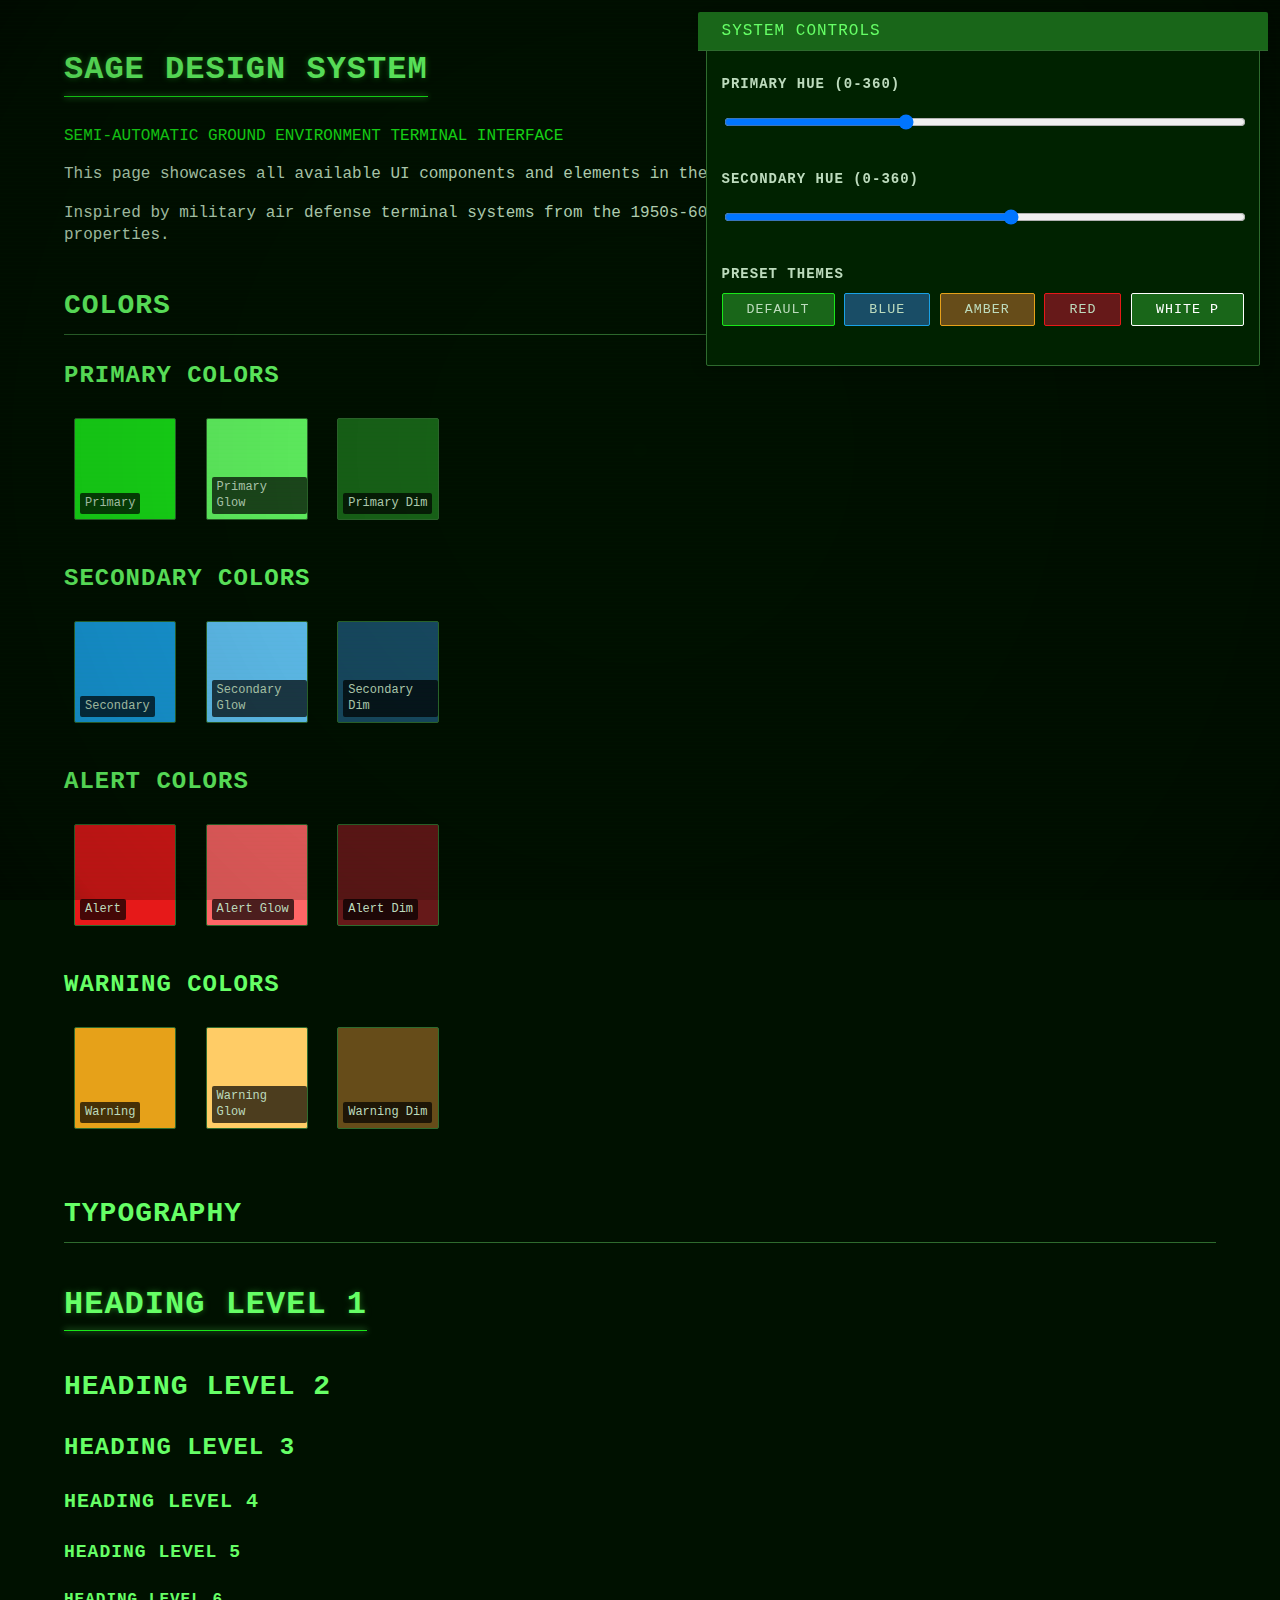
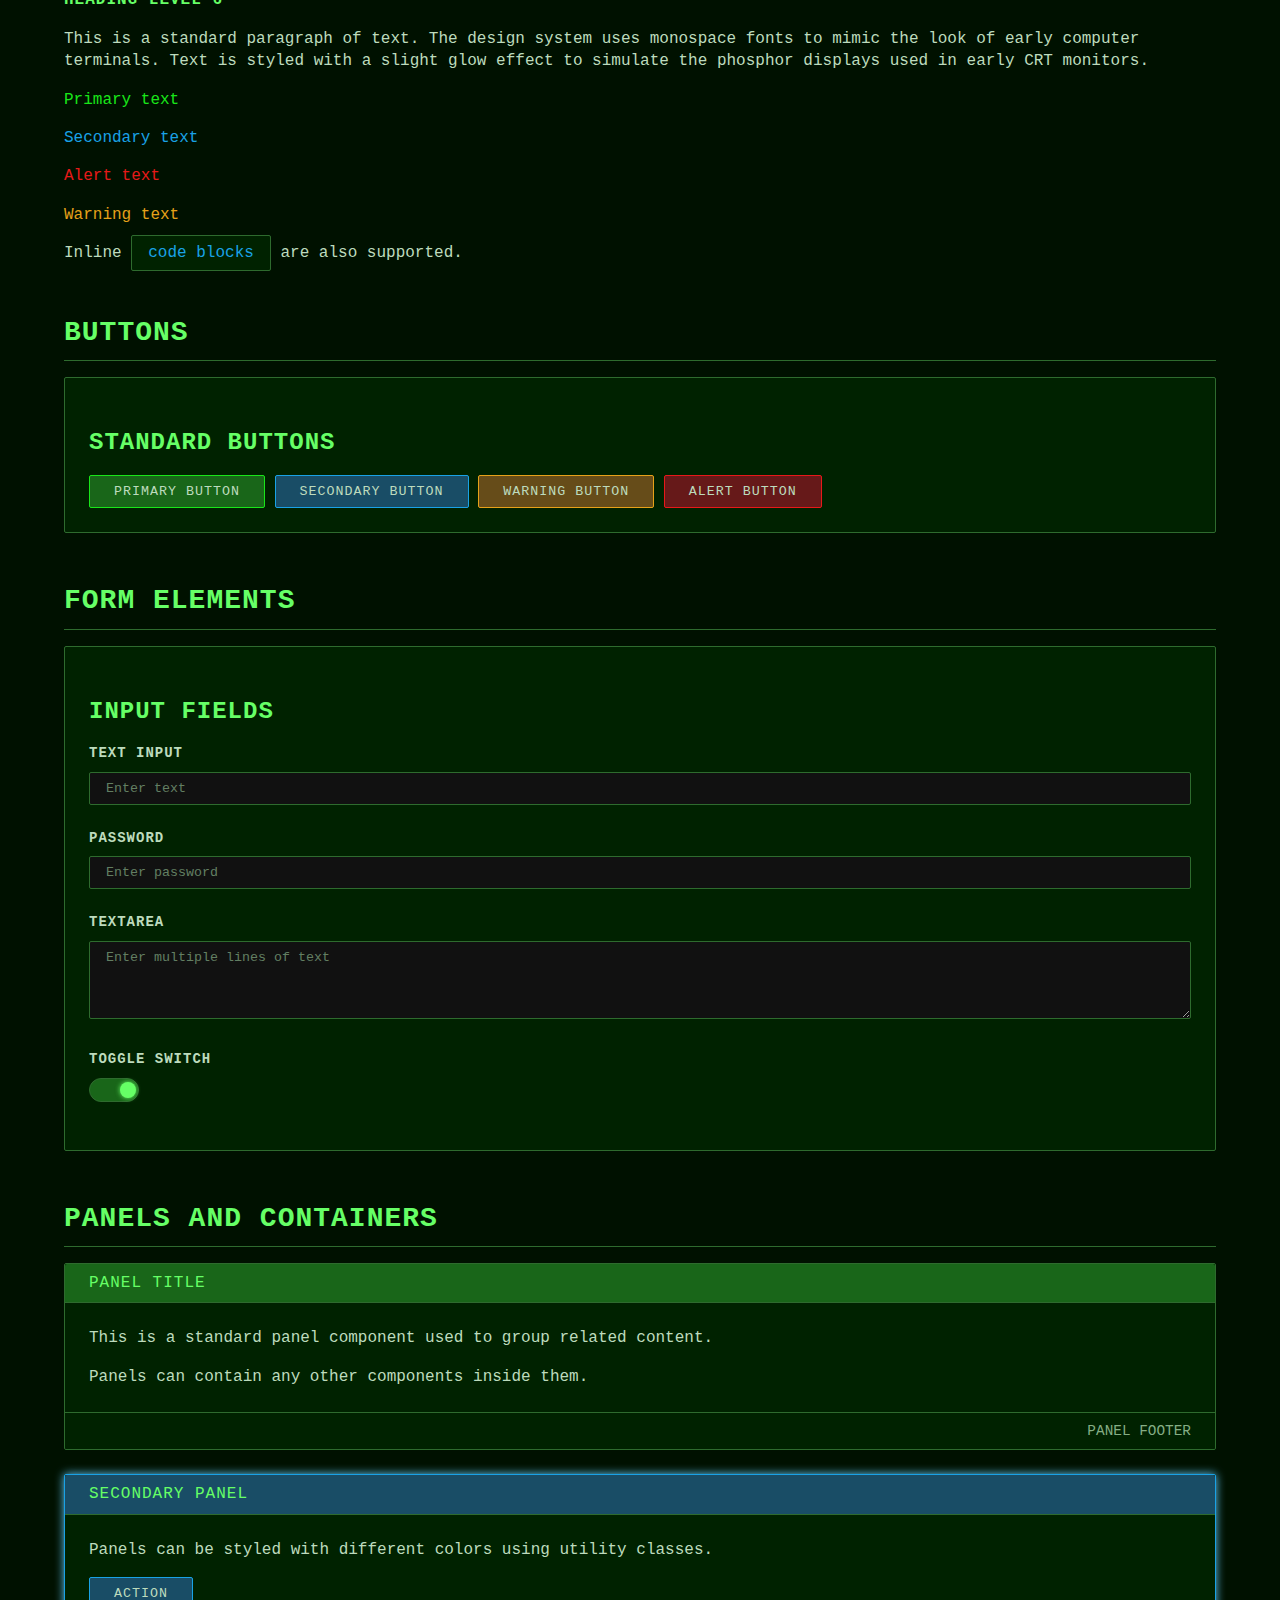
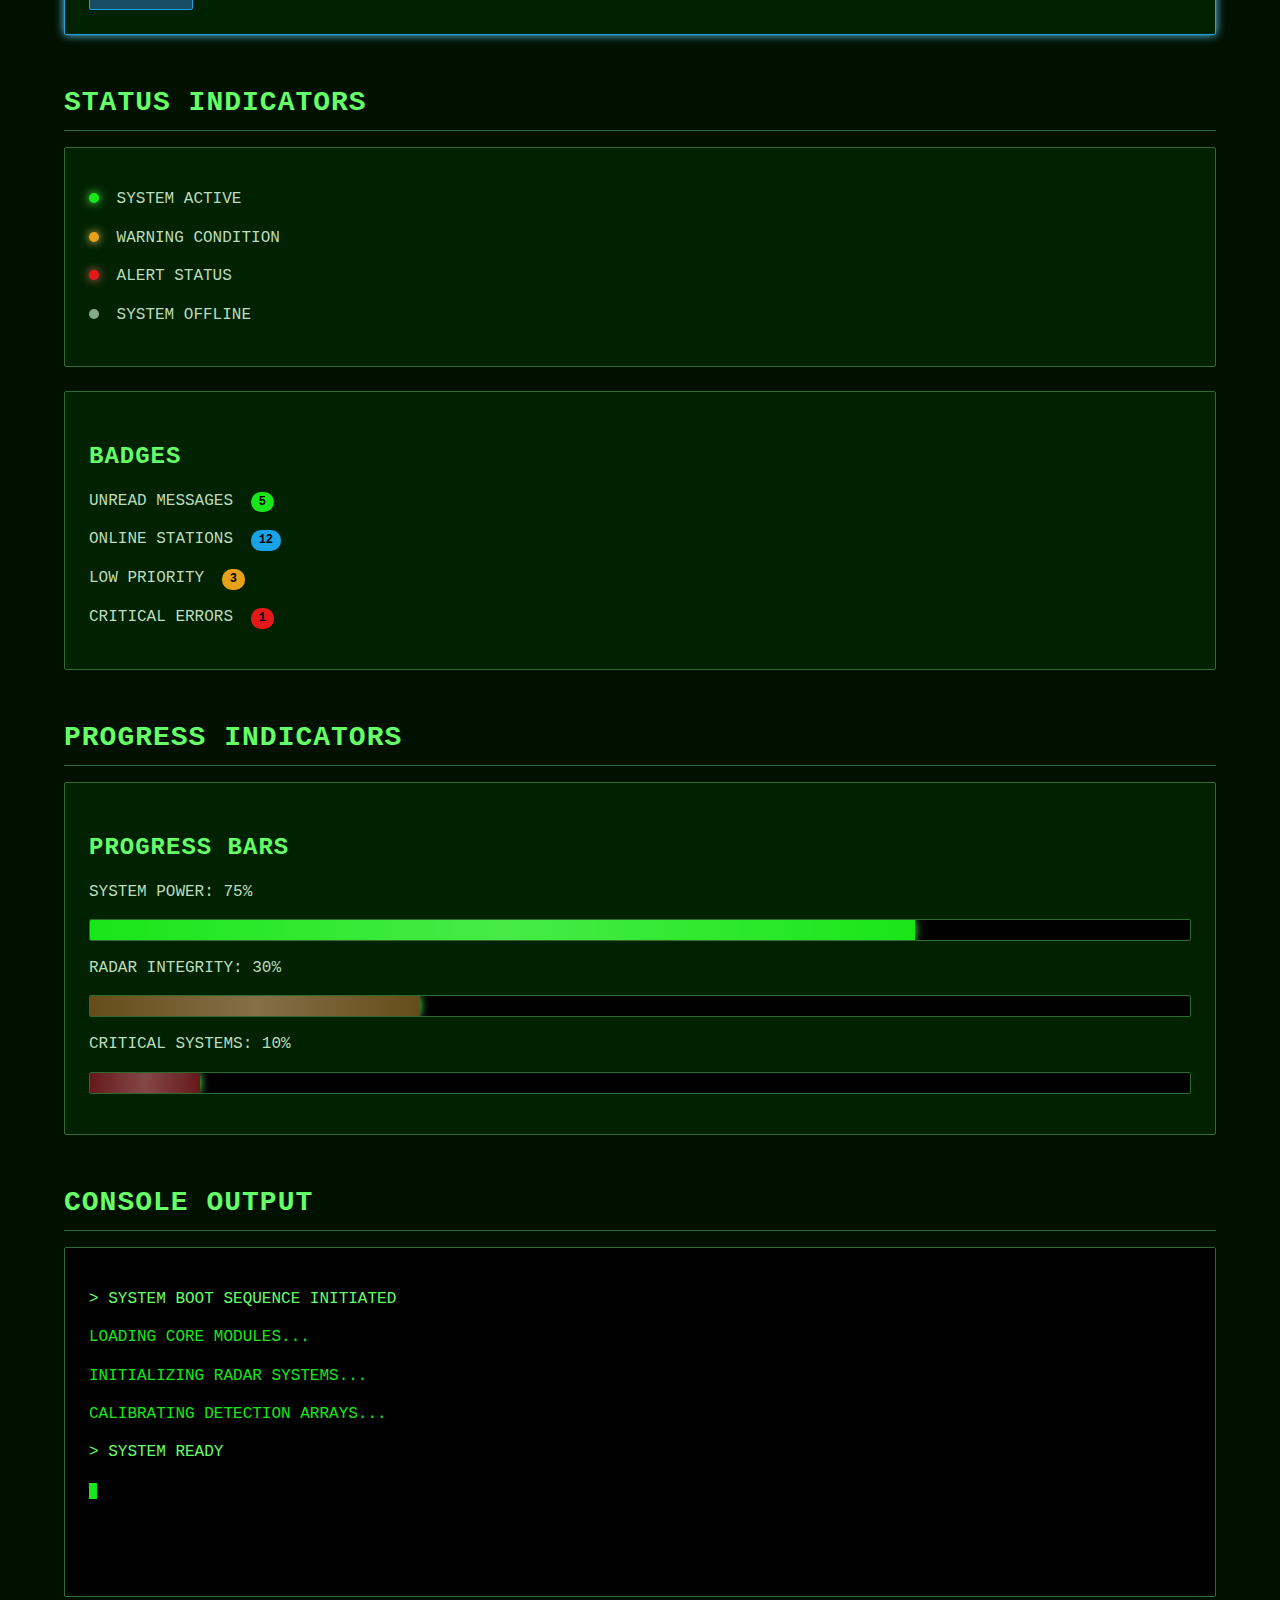
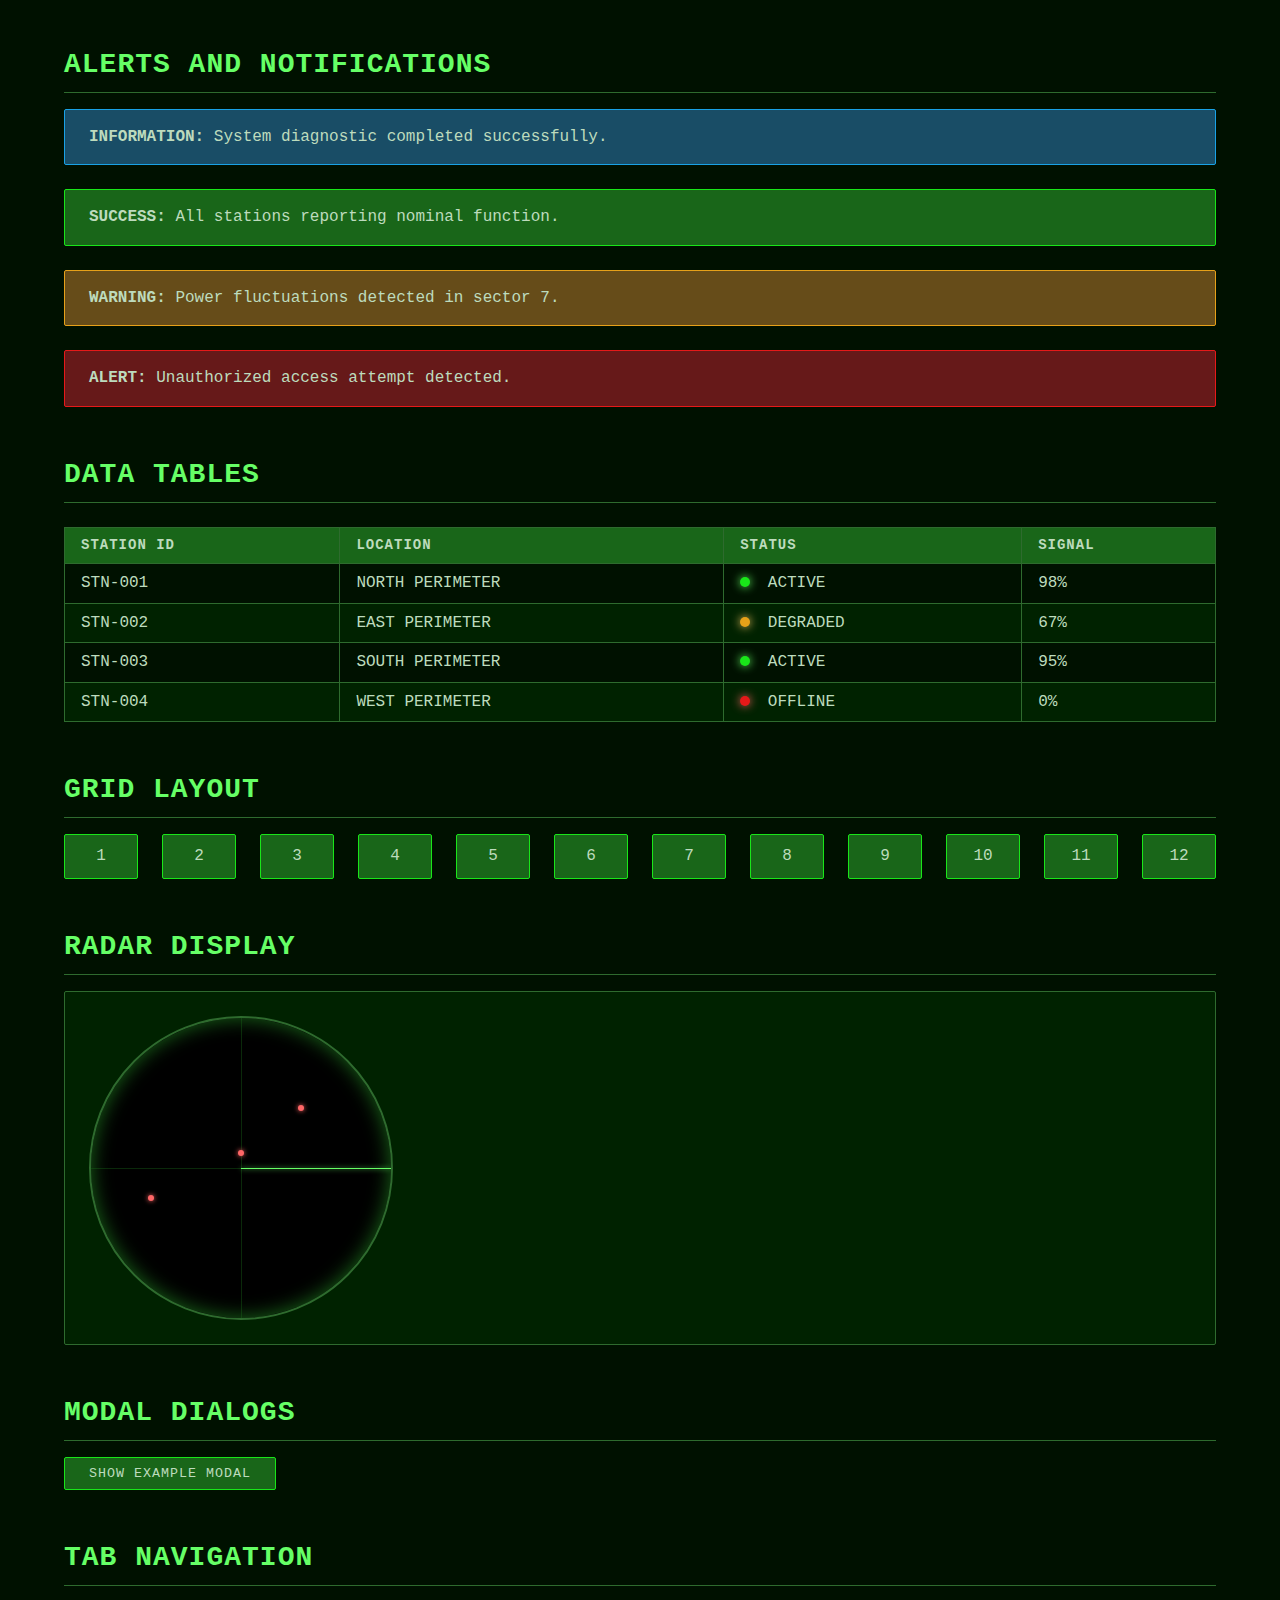
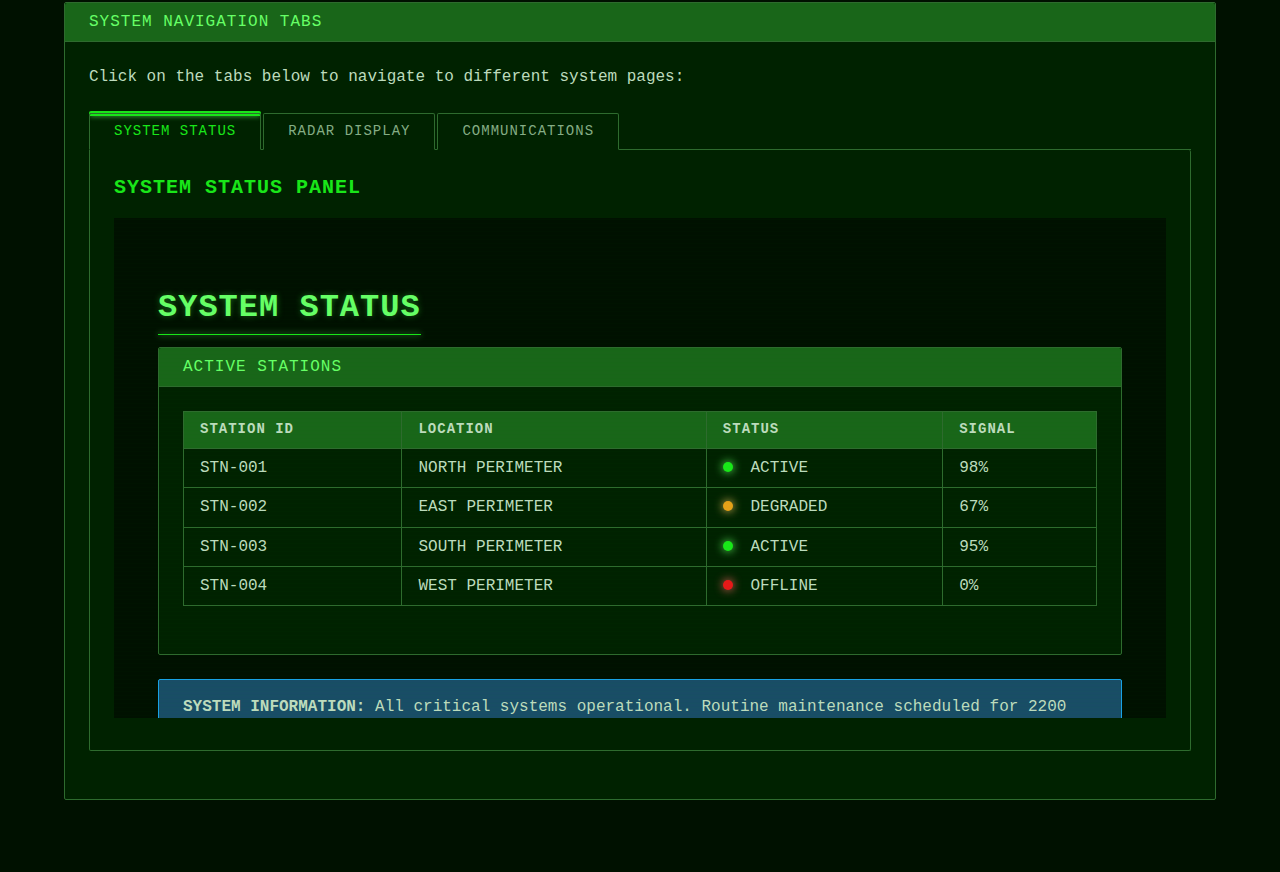
<file: index.html>
<!DOCTYPE html>
<html lang="en">

<head>
    <meta charset="UTF-8">
    <meta name="viewport" content="width=device-width, initial-scale=1.0">
    <title>SAGE Design System</title>
    <link rel="stylesheet" href="sage-design-system.css">
    <style>
        /* Additional styles for the demo page only */
        .component-section {
            margin-bottom: 48px;
            position: relative;
        }

        .component-title {
            margin-top: 40px;
            padding-bottom: 8px;
            border-bottom: 1px solid var(--sage-border);
        }

        .color-swatch {
            display: inline-block;
            width: 100px;
            height: 100px;
            margin: 10px;
            border: 1px solid var(--sage-border);
            border-radius: var(--sage-border-radius);
            position: relative;
        }

        .color-swatch-label {
            position: absolute;
            bottom: 5px;
            left: 5px;
            font-size: 12px;
            background-color: rgba(0, 0, 0, 0.7);
            padding: 2px 5px;
            border-radius: 2px;
        }

        .theme-controls {
            position: fixed;
            top: 20px;
            right: 20px;
            z-index: 1000;
            background-color: var(--sage-surface);
            border: 1px solid var(--sage-border);
            padding: 15px;
            border-radius: var(--sage-border-radius);
            box-shadow: 0 0 15px rgba(0, 0, 0, 0.3);
        }

        .demo-grid-box {
            background-color: var(--sage-primary-dim);
            border: 1px solid var(--sage-primary-color);
            padding: 10px;
            text-align: center;
            border-radius: var(--sage-border-radius);
        }
    </style>
</head>

<body>
    <!-- CRT overlay effects -->
    <div class="sage-crt-effect"></div>

    <!-- Theme controls panel -->
    <div class="theme-controls">
        <div class="sage-panel-header">SYSTEM CONTROLS</div>

        <div class="sage-input-group">
            <label class="sage-label" for="primary-hue">PRIMARY HUE (0-360)</label>
            <input type="range" id="primary-hue" class="sage-input" min="0" max="360" value="120">
        </div>

        <div class="sage-input-group">
            <label class="sage-label" for="secondary-hue">SECONDARY HUE (0-360)</label>
            <input type="range" id="secondary-hue" class="sage-input" min="0" max="360" value="200">
        </div>

        <div class="sage-input-group">
            <label class="sage-label">PRESET THEMES</label>
            <button class="sage-button" data-theme="default">DEFAULT</button>
            <button class="sage-button sage-button-secondary" data-theme="blue">BLUE</button>
            <button class="sage-button sage-button-warning" data-theme="amber">AMBER</button>
            <button class="sage-button sage-button-alert" data-theme="red">RED</button>
            <button class="sage-button" style="color: white; border-color: white;" data-theme="white-phosphor">WHITE
                P</button>
        </div>
    </div>

    <!-- Main content -->
    <div class="sage-container">
        <h1>SAGE DESIGN SYSTEM</h1>
        <p class="sage-text-primary">SEMI-AUTOMATIC GROUND ENVIRONMENT TERMINAL INTERFACE</p>
        <p>This page showcases all available UI components and elements in the SAGE design system.</p>
        <p>Inspired by military air defense terminal systems from the 1950s-60s. All colors are tintable using CSS
            custom properties.</p>

        <!-- Colors Section -->
        <div class="component-section">
            <h2 class="component-title">COLORS</h2>
            <h3>Primary Colors</h3>
            <div>
                <div class="color-swatch" style="background-color: var(--sage-primary-color)">
                    <span class="color-swatch-label">Primary</span>
                </div>
                <div class="color-swatch" style="background-color: var(--sage-primary-glow)">
                    <span class="color-swatch-label">Primary Glow</span>
                </div>
                <div class="color-swatch" style="background-color: var(--sage-primary-dim)">
                    <span class="color-swatch-label">Primary Dim</span>
                </div>
            </div>

            <h3>Secondary Colors</h3>
            <div>
                <div class="color-swatch" style="background-color: var(--sage-secondary-color)">
                    <span class="color-swatch-label">Secondary</span>
                </div>
                <div class="color-swatch" style="background-color: var(--sage-secondary-glow)">
                    <span class="color-swatch-label">Secondary Glow</span>
                </div>
                <div class="color-swatch" style="background-color: var(--sage-secondary-dim)">
                    <span class="color-swatch-label">Secondary Dim</span>
                </div>
            </div>

            <h3>Alert Colors</h3>
            <div>
                <div class="color-swatch" style="background-color: var(--sage-alert-color)">
                    <span class="color-swatch-label">Alert</span>
                </div>
                <div class="color-swatch" style="background-color: var(--sage-alert-glow)">
                    <span class="color-swatch-label">Alert Glow</span>
                </div>
                <div class="color-swatch" style="background-color: var(--sage-alert-dim)">
                    <span class="color-swatch-label">Alert Dim</span>
                </div>
            </div>

            <h3>Warning Colors</h3>
            <div>
                <div class="color-swatch" style="background-color: var(--sage-warning-color)">
                    <span class="color-swatch-label">Warning</span>
                </div>
                <div class="color-swatch" style="background-color: var(--sage-warning-glow)">
                    <span class="color-swatch-label">Warning Glow</span>
                </div>
                <div class="color-swatch" style="background-color: var(--sage-warning-dim)">
                    <span class="color-swatch-label">Warning Dim</span>
                </div>
            </div>
        </div>

        <!-- Typography Section -->
        <div class="component-section">
            <h2 class="component-title">TYPOGRAPHY</h2>
            <h1>Heading Level 1</h1>
            <h2>Heading Level 2</h2>
            <h3>Heading Level 3</h3>
            <h4>Heading Level 4</h4>
            <h5>Heading Level 5</h5>
            <h6>Heading Level 6</h6>

            <p>This is a standard paragraph of text. The design system uses monospace fonts to mimic the look of early
                computer terminals. Text is styled with a slight glow effect to simulate the phosphor displays used in
                early CRT monitors.</p>

            <p><span class="sage-text-primary">Primary text</span></p>
            <p><span class="sage-text-secondary">Secondary text</span></p>
            <p><span class="sage-text-alert">Alert text</span></p>
            <p><span class="sage-text-warning">Warning text</span></p>

            <p>Inline <span class="sage-code">code blocks</span> are also supported.</p>
        </div>

        <!-- Buttons Section -->
        <div class="component-section">
            <h2 class="component-title">BUTTONS</h2>

            <div class="sage-panel">
                <h3>Standard Buttons</h3>
                <button class="sage-button">PRIMARY BUTTON</button>
                <button class="sage-button sage-button-secondary">SECONDARY BUTTON</button>
                <button class="sage-button sage-button-warning">WARNING BUTTON</button>
                <button class="sage-button sage-button-alert">ALERT BUTTON</button>
            </div>
        </div>

        <!-- Form Elements Section -->
        <div class="component-section">
            <h2 class="component-title">FORM ELEMENTS</h2>

            <div class="sage-panel">
                <h3>Input Fields</h3>

                <div class="sage-input-group">
                    <label class="sage-label" for="text-input">TEXT INPUT</label>
                    <input type="text" id="text-input" class="sage-input" placeholder="Enter text">
                </div>

                <div class="sage-input-group">
                    <label class="sage-label" for="password-input">PASSWORD</label>
                    <input type="password" id="password-input" class="sage-input" placeholder="Enter password">
                </div>

                <div class="sage-input-group">
                    <label class="sage-label" for="textarea">TEXTAREA</label>
                    <textarea id="textarea" class="sage-input" rows="4"
                        placeholder="Enter multiple lines of text"></textarea>
                </div>

                <div class="sage-input-group">
                    <label class="sage-label">TOGGLE SWITCH</label>
                    <label class="sage-toggle">
                        <input type="checkbox" checked>
                        <span class="sage-toggle-slider"></span>
                    </label>
                </div>
            </div>
        </div>

        <!-- Panels Section -->
        <div class="component-section">
            <h2 class="component-title">PANELS AND CONTAINERS</h2>

            <div class="sage-panel">
                <div class="sage-panel-header">PANEL TITLE</div>
                <p>This is a standard panel component used to group related content.</p>
                <p>Panels can contain any other components inside them.</p>
                <div class="sage-panel-footer">PANEL FOOTER</div>
            </div>

            <div class="sage-panel sage-border-secondary sage-glow-secondary">
                <div class="sage-panel-header sage-bg-secondary">SECONDARY PANEL</div>
                <p>Panels can be styled with different colors using utility classes.</p>
                <button class="sage-button sage-button-secondary">ACTION</button>
            </div>
        </div>

        <!-- Status Indicators Section -->
        <div class="component-section">
            <h2 class="component-title">STATUS INDICATORS</h2>

            <div class="sage-panel">
                <p><span class="sage-status sage-status-active"></span> SYSTEM ACTIVE</p>
                <p><span class="sage-status sage-status-warning"></span> WARNING CONDITION</p>
                <p><span class="sage-status sage-status-alert"></span> ALERT STATUS</p>
                <p><span class="sage-status sage-status-inactive"></span> SYSTEM OFFLINE</p>
            </div>

            <div class="sage-panel">
                <h3>Badges</h3>
                <p>UNREAD MESSAGES <span class="sage-badge">5</span></p>
                <p>ONLINE STATIONS <span class="sage-badge sage-badge-secondary">12</span></p>
                <p>LOW PRIORITY <span class="sage-badge sage-badge-warning">3</span></p>
                <p>CRITICAL ERRORS <span class="sage-badge sage-badge-alert">1</span></p>
            </div>
        </div>

        <!-- Progress Bars Section -->
        <div class="component-section">
            <h2 class="component-title">PROGRESS INDICATORS</h2>

            <div class="sage-panel">
                <h3>Progress Bars</h3>
                <p>SYSTEM POWER: 75%</p>
                <div class="sage-progress-container">
                    <div class="sage-progress" style="width: 75%"></div>
                </div>

                <p>RADAR INTEGRITY: 30%</p>
                <div class="sage-progress-container">
                    <div class="sage-progress sage-bg-warning" style="width: 30%"></div>
                </div>

                <p>CRITICAL SYSTEMS: 10%</p>
                <div class="sage-progress-container">
                    <div class="sage-progress sage-bg-alert" style="width: 10%"></div>
                </div>
            </div>
        </div>

        <!-- Terminal Section -->
        <div class="component-section">
            <h2 class="component-title">CONSOLE OUTPUT</h2>

            <div class="sage-terminal">
                <p class="sage-prompt">> SYSTEM BOOT SEQUENCE INITIATED</p>
                <p>LOADING CORE MODULES...</p>
                <p>INITIALIZING RADAR SYSTEMS...</p>
                <p>CALIBRATING DETECTION ARRAYS...</p>
                <p class="sage-prompt">> SYSTEM READY</p>
                <span class="sage-cursor"></span>
            </div>
        </div>

        <!-- Alerts Section -->
        <div class="component-section">
            <h2 class="component-title">ALERTS AND NOTIFICATIONS</h2>

            <div class="sage-alert-box sage-alert-box-info">
                <strong>INFORMATION:</strong> System diagnostic completed successfully.
            </div>

            <div class="sage-alert-box sage-alert-box-success">
                <strong>SUCCESS:</strong> All stations reporting nominal function.
            </div>

            <div class="sage-alert-box sage-alert-box-warning">
                <strong>WARNING:</strong> Power fluctuations detected in sector 7.
            </div>

            <div class="sage-alert-box sage-alert-box-error">
                <strong>ALERT:</strong> Unauthorized access attempt detected.
            </div>
        </div>

        <!-- Table Section -->
        <div class="component-section">
            <h2 class="component-title">DATA TABLES</h2>

            <table class="sage-table">
                <thead>
                    <tr>
                        <th>STATION ID</th>
                        <th>LOCATION</th>
                        <th>STATUS</th>
                        <th>SIGNAL</th>
                    </tr>
                </thead>
                <tbody>
                    <tr>
                        <td>STN-001</td>
                        <td>NORTH PERIMETER</td>
                        <td><span class="sage-status sage-status-active"></span> ACTIVE</td>
                        <td>98%</td>
                    </tr>
                    <tr>
                        <td>STN-002</td>
                        <td>EAST PERIMETER</td>
                        <td><span class="sage-status sage-status-warning"></span> DEGRADED</td>
                        <td>67%</td>
                    </tr>
                    <tr>
                        <td>STN-003</td>
                        <td>SOUTH PERIMETER</td>
                        <td><span class="sage-status sage-status-active"></span> ACTIVE</td>
                        <td>95%</td>
                    </tr>
                    <tr>
                        <td>STN-004</td>
                        <td>WEST PERIMETER</td>
                        <td><span class="sage-status sage-status-alert"></span> OFFLINE</td>
                        <td>0%</td>
                    </tr>
                </tbody>
            </table>
        </div>

        <!-- Grid Section -->
        <div class="component-section">
            <h2 class="component-title">GRID LAYOUT</h2>

            <div class="sage-grid">
                <div class="demo-grid-box">1</div>
                <div class="demo-grid-box">2</div>
                <div class="demo-grid-box">3</div>
                <div class="demo-grid-box">4</div>
                <div class="demo-grid-box">5</div>
                <div class="demo-grid-box">6</div>
                <div class="demo-grid-box">7</div>
                <div class="demo-grid-box">8</div>
                <div class="demo-grid-box">9</div>
                <div class="demo-grid-box">10</div>
                <div class="demo-grid-box">11</div>
                <div class="demo-grid-box">12</div>
            </div>
        </div>

        <!-- Radar display -->
        <div class="component-section">
            <h2 class="component-title">RADAR DISPLAY</h2>

            <div class="sage-panel">
                <div class="sage-radar">
                    <div class="sage-radar-grid"></div>
                    <div class="sage-radar-sweep"></div>
                    <div class="sage-target" style="top: 30%; left: 70%;"></div>
                    <div class="sage-target" style="top: 60%; left: 20%;"></div>
                    <div class="sage-target" style="top: 45%; left: 50%;"></div>
                </div>
            </div>
        </div>

        <!-- Modal example (hidden by default) -->
        <div class="sage-modal-backdrop" style="display: none;">
            <div class="sage-modal">
                <div class="sage-modal-header">SYSTEM ALERT</div>
                <div class="sage-modal-body">
                    <p>Unidentified aircraft detected in restricted airspace.</p>
                    <p>Initiate response protocol?</p>
                </div>
                <div class="sage-modal-footer">
                    <button class="sage-button sage-button-alert">INITIATE</button>
                    <button class="sage-button">CANCEL</button>
                </div>
            </div>
        </div>

        <!-- Show modal button -->
        <div class="component-section">
            <h2 class="component-title">MODAL DIALOGS</h2>
            <button id="show-modal" class="sage-button">SHOW EXAMPLE MODAL</button>
        </div>

        <!-- Tab Component Section -->
        <div class="component-section">
            <h2 class="component-title">TAB NAVIGATION</h2>

            <div class="sage-panel">
                <div class="sage-panel-header">SYSTEM NAVIGATION TABS</div>
                <p>Click on the tabs below to navigate to different system pages:</p>

                <div class="sage-tabs" id="system-tabs">
                    <ul class="sage-tab-list">
                        <li class="sage-tab active" data-tab="system-status">SYSTEM STATUS</li>
                        <li class="sage-tab" data-tab="radar-display">RADAR DISPLAY</li>
                        <li class="sage-tab" data-tab="communications">COMMUNICATIONS</li>
                    </ul>

                    <div class="sage-tab-panel active" id="system-status-panel">
                        <h3 class="sage-tab-panel-header">SYSTEM STATUS PANEL</h3>
                        <iframe src="system-status.html" title="System Status"></iframe>
                    </div>

                    <div class="sage-tab-panel" id="radar-display-panel">
                        <h3 class="sage-tab-panel-header">RADAR DISPLAY PANEL</h3>
                        <iframe src="radar-display.html" title="Radar Display"></iframe>
                    </div>

                    <div class="sage-tab-panel" id="communications-panel">
                        <h3 class="sage-tab-panel-header">COMMUNICATIONS PANEL</h3>
                        <iframe src="communications.html" title="Communications"></iframe>
                    </div>
                </div>
            </div>
        </div>
    </div>

    <!-- JavaScript for theme customization and interactive demos -->
    <script>
        // Theme customization
        const primaryHueSlider = document.getElementById('primary-hue');
        const secondaryHueSlider = document.getElementById('secondary-hue');
        const themeButtons = document.querySelectorAll('[data-theme]');
        const showModalBtn = document.getElementById('show-modal');
        const modalBackdrop = document.querySelector('.sage-modal-backdrop');
        const modalCancelBtn = document.querySelector('.sage-modal-footer .sage-button:not(.sage-button-alert)');

        // Update primary hue
        primaryHueSlider.addEventListener('input', function () {
            document.documentElement.style.setProperty('--sage-primary-hue', this.value);
        });

        // Update secondary hue
        secondaryHueSlider.addEventListener('input', function () {
            document.documentElement.style.setProperty('--sage-secondary-hue', this.value);
        });

        // Function to apply theme to iframe
        function applyThemeToIframe(iframe, theme) {
            try {
                // Prepare the CSS variables to send
                const cssVars = {
                    '--sage-primary-hue': primaryHueSlider.value,
                    '--sage-secondary-hue': secondaryHueSlider.value
                };

                // For white phosphor theme, add additional variables
                if (theme === 'white-phosphor') {
                    Object.assign(cssVars, {
                        '--sage-background': '#000000',
                        '--sage-surface': '#0a0a0a',
                        '--sage-text': 'rgba(225, 255, 240, 0.85)',
                        '--sage-text-dim': 'rgba(225, 255, 240, 0.6)',
                        '--sage-border': 'rgba(225, 255, 240, 0.3)',
                        '--sage-primary-color': 'rgba(225, 255, 240, 0.9)',
                        '--sage-primary-glow': 'rgba(255, 255, 255, 1)',
                        '--sage-primary-dim': 'rgba(225, 255, 240, 0.2)',
                        '--sage-scan-line': 'rgba(255, 255, 255, 0.03)'
                    });
                }

                // Send theme update message to iframe
                iframe.contentWindow.postMessage({
                    type: 'theme-update',
                    themeClass: theme !== 'default' ? 'theme-' + theme : '',
                    cssVars
                }, '*');

            } catch (e) {
                console.error("Error applying theme to iframe:", e);
            }
        }

        // Theme presets
        themeButtons.forEach(button => {
            button.addEventListener('click', function () {
                const theme = this.dataset.theme;
                document.body.className = '';

                if (theme !== 'default') {
                    document.body.classList.add('theme-' + theme);
                }

                // Update sliders to match theme
                if (theme === 'default') {
                    primaryHueSlider.value = 120;
                    secondaryHueSlider.value = 200;
                    document.documentElement.style.setProperty('--sage-primary-hue', 120);
                    document.documentElement.style.setProperty('--sage-secondary-hue', 200);
                } else if (theme === 'blue') {
                    primaryHueSlider.value = 200;
                    secondaryHueSlider.value = 120;
                    document.documentElement.style.setProperty('--sage-primary-hue', 200);
                    document.documentElement.style.setProperty('--sage-secondary-hue', 120);
                } else if (theme === 'amber') {
                    primaryHueSlider.value = 40;
                    secondaryHueSlider.value = 200;
                    document.documentElement.style.setProperty('--sage-primary-hue', 40);
                    document.documentElement.style.setProperty('--sage-secondary-hue', 200);
                } else if (theme === 'red') {
                    primaryHueSlider.value = 0;
                    secondaryHueSlider.value = 200;
                    document.documentElement.style.setProperty('--sage-primary-hue', 0);
                    document.documentElement.style.setProperty('--sage-secondary-hue', 200);
                } else if (theme === 'white-phosphor') {
                    primaryHueSlider.value = 140;
                    secondaryHueSlider.value = 190;
                    document.documentElement.style.setProperty('--sage-primary-hue', 140);
                    document.documentElement.style.setProperty('--sage-secondary-hue', 190);
                }

                // Apply theme to all iframes
                document.querySelectorAll('iframe').forEach(iframe => {
                    applyThemeToIframe(iframe, theme);
                });
            });
        });

        // Update primary hue also to iframes
        primaryHueSlider.addEventListener('input', function () {
            const hue = this.value;
            document.documentElement.style.setProperty('--sage-primary-hue', hue);

            // Apply to all iframes
            document.querySelectorAll('iframe').forEach(iframe => {
                const currentTheme = Array.from(document.body.classList)[0]?.replace('theme-', '') || 'default';
                applyThemeToIframe(iframe, currentTheme);
            });
        });

        // Update secondary hue also to iframes
        secondaryHueSlider.addEventListener('input', function () {
            const hue = this.value;
            document.documentElement.style.setProperty('--sage-secondary-hue', hue);

            // Apply to all iframes
            document.querySelectorAll('iframe').forEach(iframe => {
                const currentTheme = Array.from(document.body.classList)[0]?.replace('theme-', '') || 'default';
                applyThemeToIframe(iframe, currentTheme);
            });
        });

        // Listen for iframe ready messages
        window.addEventListener('message', function (event) {
            if (event.data && event.data.type === 'iframe-ready') {
                const iframe = document.querySelector(`iframe[title*="${event.data.id}"]`);
                if (iframe) {
                    const currentTheme = Array.from(document.body.classList)[0]?.replace('theme-', '') || 'default';
                    applyThemeToIframe(iframe, currentTheme);
                }
            }
        });

        // Modal interaction
        showModalBtn.addEventListener('click', function () {
            modalBackdrop.style.display = 'flex';
        });

        modalCancelBtn.addEventListener('click', function () {
            modalBackdrop.style.display = 'none';
        });

        // Add some interactive targets to radar
        setInterval(() => {
            const radar = document.querySelector('.sage-radar');
            if (Math.random() > 0.8) {
                const target = document.createElement('div');
                target.className = 'sage-target';

                // Random position
                const top = Math.random() * 100;
                const left = Math.random() * 100;

                target.style.top = `${top}%`;
                target.style.left = `${left}%`;

                radar.appendChild(target);

                // Remove after some time
                setTimeout(() => {
                    target.remove();
                }, 4000 + Math.random() * 2000);
            }
        }, 2000);

        // Tab functionality
        document.querySelectorAll('.sage-tab').forEach(tab => {
            tab.addEventListener('click', function () {
                // Get the tab panel ID
                const tabId = this.getAttribute('data-tab');

                // Deactivate all tabs and panels
                document.querySelectorAll('.sage-tab').forEach(t => t.classList.remove('active'));
                document.querySelectorAll('.sage-tab-panel').forEach(p => p.classList.remove('active'));

                // Activate the clicked tab and corresponding panel
                this.classList.add('active');
                const panel = document.getElementById(tabId + '-panel');
                panel.classList.add('active');

                // Apply current theme to the newly activated iframe
                const iframe = panel.querySelector('iframe');
                if (iframe) {
                    const currentTheme = Array.from(document.body.classList)[0]?.replace('theme-', '') || 'default';

                    // Try to apply theme immediately
                    applyThemeToIframe(iframe, currentTheme);

                    // And also apply after a short delay to ensure iframe is fully loaded
                    setTimeout(() => {
                        applyThemeToIframe(iframe, currentTheme);
                    }, 100);
                }
            });
        });

        // Initialize iframe themes on page load with retries
        document.querySelectorAll('iframe').forEach(iframe => {
            let attempts = 0;
            const maxAttempts = 5;

            function initIframeTheme() {
                try {
                    if (iframe.contentDocument && iframe.contentDocument.readyState === 'complete') {
                        const currentTheme = Array.from(document.body.classList)[0]?.replace('theme-', '') || 'default';
                        applyThemeToIframe(iframe, currentTheme);
                    } else if (attempts < maxAttempts) {
                        attempts++;
                        setTimeout(initIframeTheme, 200);
                    }
                } catch (e) {
                    console.error("Error initializing iframe theme:", e);
                    if (attempts < maxAttempts) {
                        attempts++;
                        setTimeout(initIframeTheme, 200);
                    }
                }
            }

            iframe.onload = initIframeTheme;

            // Also try to initialize immediately
            initIframeTheme();
        });
    </script>
</body>

</html>
</file>
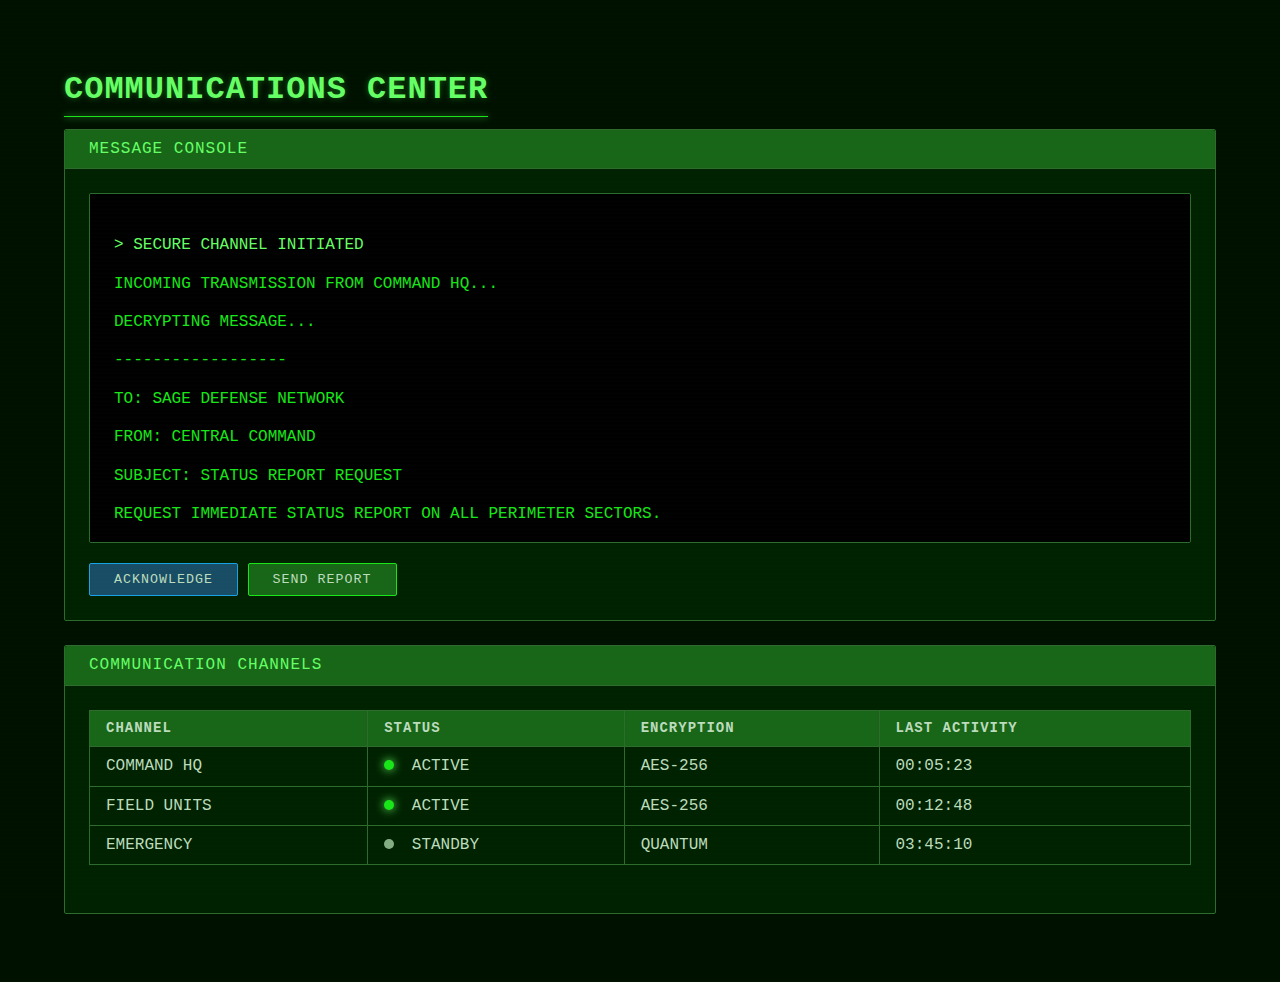
<file: communications.html>
<!DOCTYPE html>
<html lang="en">

<head>
    <meta charset="UTF-8">
    <meta name="viewport" content="width=device-width, initial-scale=1.0">
    <title>SAGE - Communications</title>
    <link rel="stylesheet" href="sage-design-system.css">
    <style>
        /* Add page-specific styles here */
        body {
            padding: 20px;
            min-height: 100vh;
            margin: 0;
            box-sizing: border-box;
        }
    </style>
</head>

<body class="theme-default">
    <div class="sage-container">
        <h1>COMMUNICATIONS CENTER</h1>

        <div class="sage-panel">
            <div class="sage-panel-header">MESSAGE CONSOLE</div>
            <div class="sage-terminal">
                <p class="sage-prompt">> SECURE CHANNEL INITIATED</p>
                <p>INCOMING TRANSMISSION FROM COMMAND HQ...</p>
                <p>DECRYPTING MESSAGE...</p>
                <p>------------------</p>
                <p>TO: SAGE DEFENSE NETWORK</p>
                <p>FROM: CENTRAL COMMAND</p>
                <p>SUBJECT: STATUS REPORT REQUEST</p>
                <p></p>
                <p>REQUEST IMMEDIATE STATUS REPORT ON ALL PERIMETER SECTORS.</p>
                <p>ACKNOWLEDGE RECEIPT OF MESSAGE.</p>
                <p>------------------</p>
                <p class="sage-prompt">> AWAITING RESPONSE</p>
                <span class="sage-cursor"></span>
            </div>

            <div style="margin-top: 20px;">
                <button class="sage-button sage-button-secondary">ACKNOWLEDGE</button>
                <button class="sage-button">SEND REPORT</button>
            </div>
        </div>

        <div class="sage-panel">
            <div class="sage-panel-header">COMMUNICATION CHANNELS</div>
            <table class="sage-table">
                <thead>
                    <tr>
                        <th>CHANNEL</th>
                        <th>STATUS</th>
                        <th>ENCRYPTION</th>
                        <th>LAST ACTIVITY</th>
                    </tr>
                </thead>
                <tbody>
                    <tr>
                        <td>COMMAND HQ</td>
                        <td><span class="sage-status sage-status-active"></span> ACTIVE</td>
                        <td>AES-256</td>
                        <td>00:05:23</td>
                    </tr>
                    <tr>
                        <td>FIELD UNITS</td>
                        <td><span class="sage-status sage-status-active"></span> ACTIVE</td>
                        <td>AES-256</td>
                        <td>00:12:48</td>
                    </tr>
                    <tr>
                        <td>EMERGENCY</td>
                        <td><span class="sage-status sage-status-inactive"></span> STANDBY</td>
                        <td>QUANTUM</td>
                        <td>03:45:10</td>
                    </tr>
                </tbody>
            </table>
        </div>
    </div>

    <!-- Script to allow parent to control theme -->
    <script>
        // Listen for messages from parent window
        window.addEventListener('message', function (event) {
            if (event.data && event.data.type === 'theme-update') {
                // Update theme class
                document.body.className = event.data.themeClass || '';

                // Update CSS variables
                if (event.data.cssVars) {
                    Object.entries(event.data.cssVars).forEach(([key, value]) => {
                        document.documentElement.style.setProperty(key, value);
                    });
                }
            }
        });

        // Notify parent that iframe is ready to receive theme updates
        if (window.parent !== window) {
            window.parent.postMessage({ type: 'iframe-ready', id: 'communications' }, '*');
        }

        // Add blinking cursor animation
        const cursor = document.querySelector('.sage-cursor');
        if (cursor) {
            setInterval(() => {
                cursor.style.opacity = cursor.style.opacity === '0' ? '1' : '0';
            }, 500);
        }
    </script>
</body>

</html>
</file>
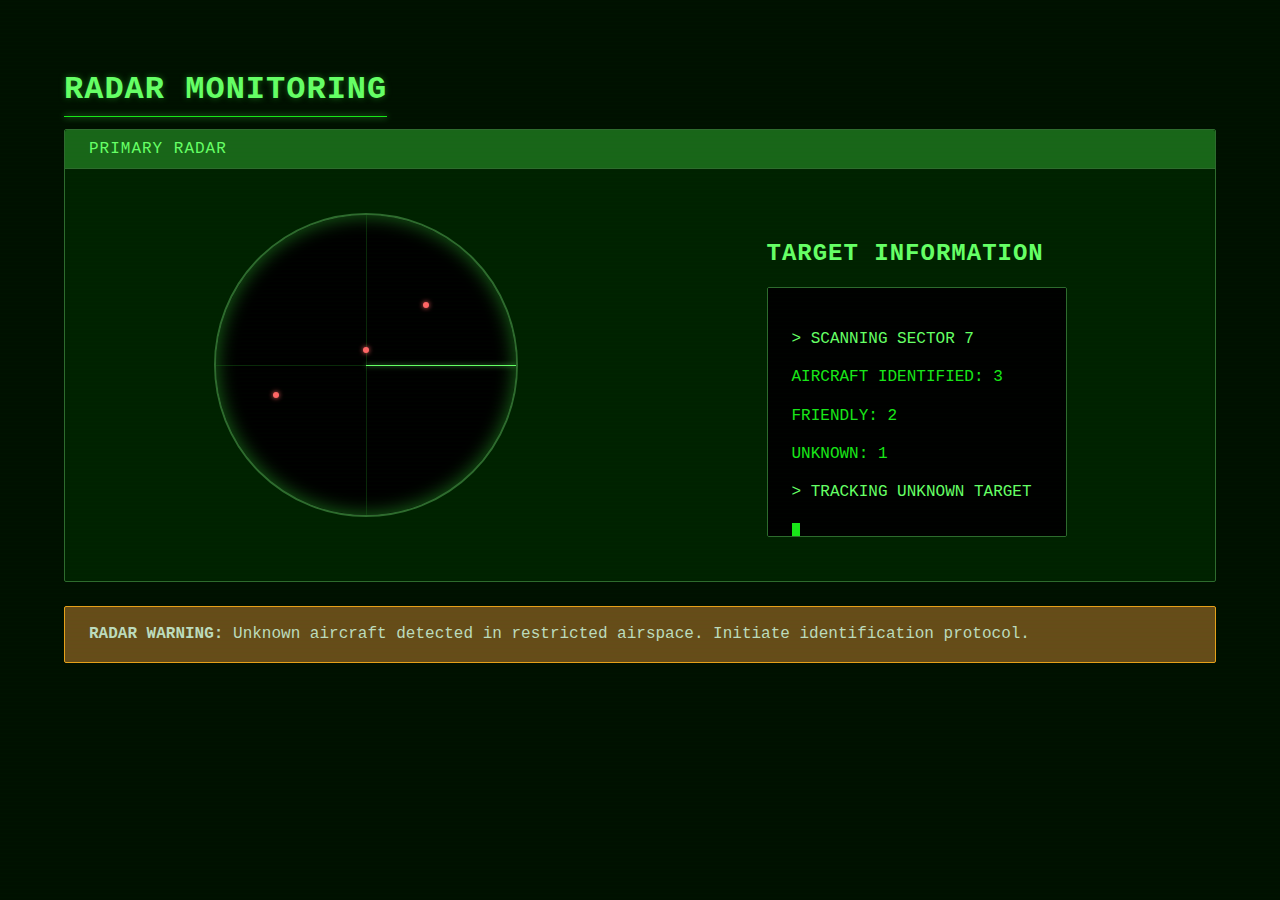
<file: radar-display.html>
<!DOCTYPE html>
<html lang="en">

<head>
    <meta charset="UTF-8">
    <meta name="viewport" content="width=device-width, initial-scale=1.0">
    <title>SAGE - Radar Display</title>
    <link rel="stylesheet" href="sage-design-system.css">
    <style>
        /* Add page-specific styles here */
        body {
            padding: 20px;
            min-height: 100vh;
            margin: 0;
            box-sizing: border-box;
        }
    </style>
</head>

<body class="theme-default">
    <div class="sage-container">
        <h1>RADAR MONITORING</h1>

        <div class="sage-panel">
            <div class="sage-panel-header">PRIMARY RADAR</div>
            <div style="display: flex; justify-content: space-around; flex-wrap: wrap; padding: 20px 0;">
                <div class="sage-radar" style="margin-bottom: 20px;">
                    <div class="sage-radar-grid"></div>
                    <div class="sage-radar-sweep"></div>
                    <div class="sage-target" style="top: 30%; left: 70%;"></div>
                    <div class="sage-target" style="top: 60%; left: 20%;"></div>
                    <div class="sage-target" style="top: 45%; left: 50%;"></div>
                </div>

                <div style="min-width: 300px;">
                    <h3>TARGET INFORMATION</h3>
                    <div class="sage-terminal" style="height: 200px;">
                        <p class="sage-prompt">> SCANNING SECTOR 7</p>
                        <p>AIRCRAFT IDENTIFIED: 3</p>
                        <p>FRIENDLY: 2</p>
                        <p>UNKNOWN: 1</p>
                        <p class="sage-prompt">> TRACKING UNKNOWN TARGET</p>
                        <span class="sage-cursor"></span>
                    </div>
                </div>
            </div>
        </div>

        <div class="sage-alert-box sage-alert-box-warning">
            <strong>RADAR WARNING:</strong> Unknown aircraft detected in restricted airspace. Initiate identification
            protocol.
        </div>
    </div>

    <!-- Script to allow parent to control theme -->
    <script>
        // Listen for messages from parent window
        window.addEventListener('message', function (event) {
            if (event.data && event.data.type === 'theme-update') {
                // Update theme class
                document.body.className = event.data.themeClass || '';

                // Update CSS variables
                if (event.data.cssVars) {
                    Object.entries(event.data.cssVars).forEach(([key, value]) => {
                        document.documentElement.style.setProperty(key, value);
                    });
                }
            }
        });

        // Notify parent that iframe is ready to receive theme updates
        if (window.parent !== window) {
            window.parent.postMessage({ type: 'iframe-ready', id: 'radar-display' }, '*');
        }

        // Add some interactive targets to radar
        setInterval(() => {
            const radar = document.querySelector('.sage-radar');
            if (Math.random() > 0.8) {
                const target = document.createElement('div');
                target.className = 'sage-target';

                // Random position
                const top = Math.random() * 100;
                const left = Math.random() * 100;

                target.style.top = `${top}%`;
                target.style.left = `${left}%`;

                radar.appendChild(target);

                // Remove after some time
                setTimeout(() => {
                    target.remove();
                }, 4000 + Math.random() * 2000);
            }
        }, 2000);
    </script>
</body>

</html>
</file>
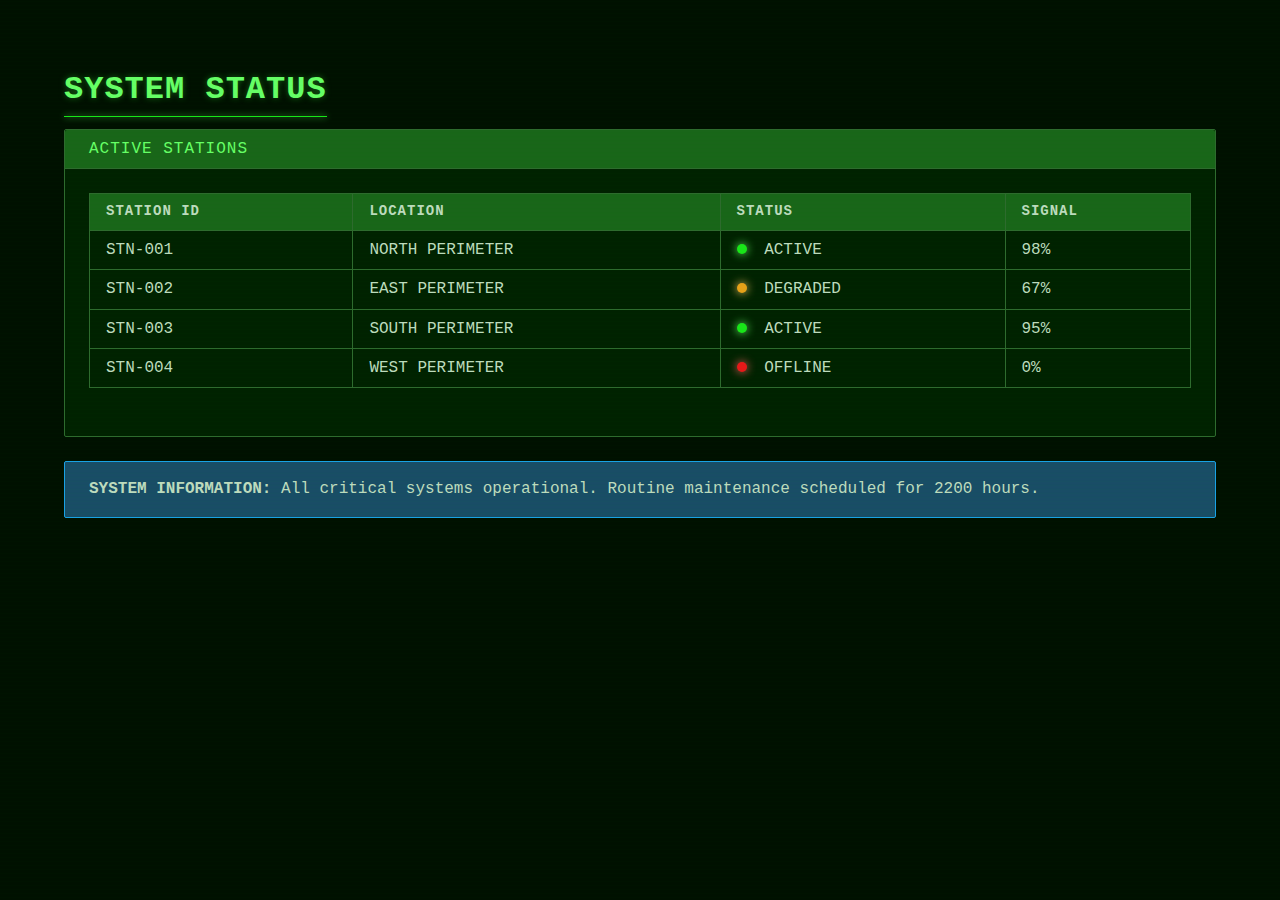
<file: system-status.html>
<!DOCTYPE html>
<html lang="en">

<head>
    <meta charset="UTF-8">
    <meta name="viewport" content="width=device-width, initial-scale=1.0">
    <title>SAGE - System Status</title>
    <link rel="stylesheet" href="sage-design-system.css">
    <style>
        /* Add page-specific styles here */
        body {
            padding: 20px;
            min-height: 100vh;
            margin: 0;
            box-sizing: border-box;
        }
    </style>
</head>

<body class="theme-default">
    <div class="sage-container">
        <h1>SYSTEM STATUS</h1>

        <div class="sage-panel">
            <div class="sage-panel-header">ACTIVE STATIONS</div>
            <table class="sage-table">
                <thead>
                    <tr>
                        <th>STATION ID</th>
                        <th>LOCATION</th>
                        <th>STATUS</th>
                        <th>SIGNAL</th>
                    </tr>
                </thead>
                <tbody>
                    <tr>
                        <td>STN-001</td>
                        <td>NORTH PERIMETER</td>
                        <td><span class="sage-status sage-status-active"></span> ACTIVE</td>
                        <td>98%</td>
                    </tr>
                    <tr>
                        <td>STN-002</td>
                        <td>EAST PERIMETER</td>
                        <td><span class="sage-status sage-status-warning"></span> DEGRADED</td>
                        <td>67%</td>
                    </tr>
                    <tr>
                        <td>STN-003</td>
                        <td>SOUTH PERIMETER</td>
                        <td><span class="sage-status sage-status-active"></span> ACTIVE</td>
                        <td>95%</td>
                    </tr>
                    <tr>
                        <td>STN-004</td>
                        <td>WEST PERIMETER</td>
                        <td><span class="sage-status sage-status-alert"></span> OFFLINE</td>
                        <td>0%</td>
                    </tr>
                </tbody>
            </table>
        </div>

        <div class="sage-alert-box sage-alert-box-info">
            <strong>SYSTEM INFORMATION:</strong> All critical systems operational. Routine maintenance scheduled for
            2200 hours.
        </div>
    </div>

    <!-- Script to allow parent to control theme -->
    <script>
        // Listen for messages from parent window
        window.addEventListener('message', function(event) {
            if (event.data && event.data.type === 'theme-update') {
                // Update theme class
                document.body.className = event.data.themeClass || '';

                // Update CSS variables
                if (event.data.cssVars) {
                    Object.entries(event.data.cssVars).forEach(([key, value]) => {
                        document.documentElement.style.setProperty(key, value);
                    });
                }
            }
        });

        // Notify parent that iframe is ready to receive theme updates
        if (window.parent !== window) {
            window.parent.postMessage({ type: 'iframe-ready', id: 'system-status' }, '*');
        }
    </script>
</body>

</html>
</file>
<file: sage-design-system.css>
/*
 * SAGE Design System
 * Inspired by SAGE (Semi-Automatic Ground Environment) air defense terminal systems
 * A retro computing interface design system with tintable colors
 */

:root {
    /* Primary color palette - all tintable using CSS custom properties */
    --sage-primary-hue: 120;
    /* Green by default, can be modified */
    --sage-secondary-hue: 200;
    /* Blue by default, can be modified */
    --sage-alert-hue: 0;
    /* Red by default, can be modified */
    --sage-warning-hue: 40;
    /* Amber by default, can be modified */

    /* Base colors */
    --sage-black: #000000;
    --sage-dark: #111111;
    --sage-background: #001100;
    --sage-surface: #002200;

    /* Phosphor colors - derived from primary hues */
    --sage-primary-color: hsl(var(--sage-primary-hue), 80%, 50%);
    --sage-primary-glow: hsl(var(--sage-primary-hue), 100%, 70%);
    --sage-primary-dim: hsl(var(--sage-primary-hue), 60%, 25%);

    --sage-secondary-color: hsl(var(--sage-secondary-hue), 80%, 50%);
    --sage-secondary-glow: hsl(var(--sage-secondary-hue), 100%, 70%);
    --sage-secondary-dim: hsl(var(--sage-secondary-hue), 60%, 25%);

    --sage-alert-color: hsl(var(--sage-alert-hue), 80%, 50%);
    --sage-alert-glow: hsl(var(--sage-alert-hue), 100%, 70%);
    --sage-alert-dim: hsl(var(--sage-alert-hue), 60%, 25%);

    --sage-warning-color: hsl(var(--sage-warning-hue), 80%, 50%);
    --sage-warning-glow: hsl(var(--sage-warning-hue), 100%, 70%);
    --sage-warning-dim: hsl(var(--sage-warning-hue), 60%, 25%);

    /* Neutral tones */
    --sage-text: hsl(var(--sage-primary-hue), 30%, 80%);
    --sage-text-dim: hsl(var(--sage-primary-hue), 20%, 60%);
    --sage-border: hsl(var(--sage-primary-hue), 40%, 30%);

    /* Grid settings */
    --sage-grid-unit: 8px;
    --sage-border-radius: 2px;

    /* Typography */
    --sage-font-mono: 'Courier New', monospace;
    --sage-font-display: 'VT323', 'OCR A Extended', 'Courier New', monospace;

    /* Spacing */
    --sage-spacing-xs: var(--sage-grid-unit);
    --sage-spacing-sm: calc(var(--sage-grid-unit) * 2);
    --sage-spacing-md: calc(var(--sage-grid-unit) * 3);
    --sage-spacing-lg: calc(var(--sage-grid-unit) * 4);
    --sage-spacing-xl: calc(var(--sage-grid-unit) * 6);

    /* Effects */
    --sage-glow-effect: 0 0 6px;
    --sage-scan-line: rgba(0, 255, 0, 0.05);
}

/* Base styles */
body {
    background-color: var(--sage-background);
    color: var(--sage-text);
    font-family: var(--sage-font-mono);
    margin: 0;
    padding: 0;
    line-height: 1.4;
    -webkit-font-smoothing: none;
    -moz-osx-font-smoothing: grayscale;
}

body::before {
    content: "";
    position: fixed;
    top: 0;
    left: 0;
    width: 100%;
    height: 100%;
    pointer-events: none;
    background: linear-gradient(transparent 0%,
            var(--sage-scan-line) 50%,
            transparent 51%);
    background-size: 100% 4px;
    opacity: 0.3;
    z-index: 100;
}

/* CRT effect */
.sage-crt-effect {
    position: fixed;
    top: 0;
    left: 0;
    width: 100%;
    height: 100%;
    pointer-events: none;
    background: radial-gradient(circle at center,
            transparent 0%,
            rgba(0, 0, 0, 0.2) 90%,
            rgba(0, 0, 0, 0.4) 100%);
    z-index: 99;
}

/* Typography */
h1,
h2,
h3,
h4,
h5,
h6 {
    font-family: var(--sage-font-display);
    color: var(--sage-primary-glow);
    text-transform: uppercase;
    letter-spacing: 1px;
    margin-top: var(--sage-spacing-md);
    margin-bottom: var(--sage-spacing-sm);
}

h1 {
    font-size: 32px;
    text-shadow: var(--sage-glow-effect) var(--sage-primary-dim);
    position: relative;
    display: inline-block;
}

h1::after {
    content: "";
    position: absolute;
    bottom: -4px;
    left: 0;
    width: 100%;
    height: 1px;
    background-color: var(--sage-primary-color);
    box-shadow: var(--sage-glow-effect) var(--sage-primary-glow);
}

h2 {
    font-size: 28px;
}

h3 {
    font-size: 24px;
}

h4 {
    font-size: 20px;
}

h5 {
    font-size: 18px;
}

h6 {
    font-size: 16px;
}

p {
    margin: var(--sage-spacing-sm) 0;
}

.sage-code {
    font-family: var(--sage-font-mono);
    background-color: var(--sage-surface);
    border: 1px solid var(--sage-border);
    border-radius: var(--sage-border-radius);
    padding: var(--sage-spacing-xs) var(--sage-spacing-sm);
    color: var(--sage-secondary-color);
}

/* Layout */
.sage-container {
    width: 100%;
    max-width: 1200px;
    margin: 0 auto;
    padding: var(--sage-spacing-md);
    box-sizing: border-box;
}

.sage-grid {
    display: grid;
    grid-template-columns: repeat(12, 1fr);
    gap: var(--sage-spacing-md);
}

.sage-panel {
    background-color: var(--sage-surface);
    border: 1px solid var(--sage-border);
    border-radius: var(--sage-border-radius);
    padding: var(--sage-spacing-md);
    margin-bottom: var(--sage-spacing-md);
    position: relative;
}

.sage-panel-header {
    background-color: var(--sage-primary-dim);
    color: var(--sage-primary-glow);
    padding: var(--sage-spacing-xs) var(--sage-spacing-md);
    margin: calc(-1 * var(--sage-spacing-md));
    margin-bottom: var(--sage-spacing-md);
    border-bottom: 1px solid var(--sage-border);
    font-family: var(--sage-font-display);
    text-transform: uppercase;
    letter-spacing: 1px;
    border-top-left-radius: var(--sage-border-radius);
    border-top-right-radius: var(--sage-border-radius);
}

.sage-panel-footer {
    background-color: var(--sage-surface);
    padding: var(--sage-spacing-xs) var(--sage-spacing-md);
    margin: calc(-1 * var(--sage-spacing-md));
    margin-top: var(--sage-spacing-md);
    border-top: 1px solid var(--sage-border);
    text-align: right;
    font-size: 0.9em;
    color: var(--sage-text-dim);
    border-bottom-left-radius: var(--sage-border-radius);
    border-bottom-right-radius: var(--sage-border-radius);
}

/* Status indicators */
.sage-status {
    display: inline-block;
    width: 10px;
    height: 10px;
    border-radius: 50%;
    margin-right: var(--sage-spacing-xs);
}

.sage-status-active {
    background-color: var(--sage-primary-color);
    box-shadow: 0 0 10px var(--sage-primary-glow);
    animation: pulse 2s infinite;
}

.sage-status-warning {
    background-color: var(--sage-warning-color);
    box-shadow: 0 0 10px var(--sage-warning-glow);
    animation: pulse 1s infinite;
}

.sage-status-alert {
    background-color: var(--sage-alert-color);
    box-shadow: 0 0 10px var(--sage-alert-glow);
    animation: pulse 0.5s infinite;
}

.sage-status-inactive {
    background-color: var(--sage-text-dim);
}

@keyframes pulse {
    0% {
        opacity: 1;
    }

    50% {
        opacity: 0.5;
    }

    100% {
        opacity: 1;
    }
}

/* Buttons */
.sage-button {
    background-color: var(--sage-primary-dim);
    color: var(--sage-text);
    border: 1px solid var(--sage-primary-color);
    border-radius: var(--sage-border-radius);
    font-family: var(--sage-font-display);
    text-transform: uppercase;
    padding: var(--sage-spacing-xs) var(--sage-spacing-md);
    cursor: pointer;
    transition: all 0.2s;
    letter-spacing: 1px;
    position: relative;
    overflow: hidden;
}

.sage-button:hover {
    background-color: var(--sage-primary-color);
    color: var(--sage-black);
    box-shadow: 0 0 8px var(--sage-primary-glow);
}

.sage-button:active {
    transform: translateY(1px);
}

.sage-button::after {
    content: "";
    position: absolute;
    top: 0;
    left: -100%;
    width: 100%;
    height: 100%;
    background: linear-gradient(90deg,
            transparent,
            rgba(255, 255, 255, 0.2),
            transparent);
    animation: button-shine 2s infinite;
}

@keyframes button-shine {
    100% {
        left: 200%;
    }
}

.sage-button-secondary {
    background-color: var(--sage-secondary-dim);
    border-color: var(--sage-secondary-color);
}

.sage-button-secondary:hover {
    background-color: var(--sage-secondary-color);
    box-shadow: 0 0 8px var(--sage-secondary-glow);
}

.sage-button-alert {
    background-color: var(--sage-alert-dim);
    border-color: var(--sage-alert-color);
}

.sage-button-alert:hover {
    background-color: var(--sage-alert-color);
    box-shadow: 0 0 8px var(--sage-alert-glow);
}

.sage-button-warning {
    background-color: var(--sage-warning-dim);
    border-color: var(--sage-warning-color);
}

.sage-button-warning:hover {
    background-color: var(--sage-warning-color);
    box-shadow: 0 0 8px var(--sage-warning-glow);
}

/* Text inputs */
.sage-input-group {
    margin-bottom: var(--sage-spacing-md);
}

.sage-label {
    display: block;
    margin-bottom: var(--sage-spacing-xs);
    color: var(--sage-text);
    font-weight: bold;
    font-family: var(--sage-font-display);
    text-transform: uppercase;
    letter-spacing: 1px;
    font-size: 14px;
}

.sage-input {
    background-color: var(--sage-dark);
    color: var(--sage-primary-color);
    border: 1px solid var(--sage-border);
    border-radius: var(--sage-border-radius);
    padding: var(--sage-spacing-xs) var(--sage-spacing-sm);
    font-family: var(--sage-font-mono);
    width: 100%;
    box-sizing: border-box;
    transition: all 0.2s;
}

.sage-input:focus {
    outline: none;
    border-color: var(--sage-primary-color);
    box-shadow: 0 0 5px var(--sage-primary-glow);
    color: var(--sage-primary-glow);
}

.sage-input::placeholder {
    color: var(--sage-text-dim);
    opacity: 0.7;
}

/* Terminal/console window */
.sage-terminal {
    background-color: var(--sage-black);
    color: var(--sage-primary-color);
    border: 1px solid var(--sage-border);
    border-radius: var(--sage-border-radius);
    padding: var(--sage-spacing-md);
    font-family: var(--sage-font-mono);
    overflow: auto;
    height: 300px;
    position: relative;
}

.sage-terminal::before {
    content: "";
    position: absolute;
    top: 0;
    left: 0;
    width: 100%;
    height: 100%;
    background: repeating-linear-gradient(0deg,
            var(--sage-scan-line),
            var(--sage-scan-line) 2px,
            transparent 2px,
            transparent 4px);
    opacity: 0.1;
    pointer-events: none;
}

.sage-prompt {
    color: var(--sage-primary-glow);
}

.sage-cursor {
    display: inline-block;
    width: 8px;
    height: 16px;
    background-color: var(--sage-primary-color);
    animation: blink 1s infinite;
    vertical-align: middle;
}

@keyframes blink {

    0%,
    49% {
        opacity: 1;
    }

    50%,
    100% {
        opacity: 0;
    }
}

/* Tables */
.sage-table {
    width: 100%;
    border-collapse: collapse;
    margin: var(--sage-spacing-md) 0;
    font-family: var(--sage-font-mono);
}

.sage-table th,
.sage-table td {
    border: 1px solid var(--sage-border);
    padding: var(--sage-spacing-xs) var(--sage-spacing-sm);
    text-align: left;
}

.sage-table th {
    background-color: var(--sage-primary-dim);
    color: var(--sage-text);
    text-transform: uppercase;
    letter-spacing: 1px;
    font-size: 14px;
}

.sage-table tr:nth-child(even) {
    background-color: var(--sage-surface);
}

.sage-table tr:hover {
    background-color: var(--sage-primary-dim);
}

/* Radar/Scope display */
.sage-radar {
    width: 300px;
    height: 300px;
    background-color: var(--sage-black);
    border-radius: 50%;
    border: 2px solid var(--sage-border);
    position: relative;
    overflow: hidden;
    box-shadow: inset 0 0 20px var(--sage-primary-dim);
}

.sage-radar-grid {
    position: absolute;
    width: 100%;
    height: 100%;
    top: 0;
    left: 0;
}

.sage-radar-grid::before,
.sage-radar-grid::after {
    content: "";
    position: absolute;
    background-color: var(--sage-primary-dim);
    opacity: 0.4;
}

.sage-radar-grid::before {
    width: 1px;
    height: 100%;
    left: 50%;
}

.sage-radar-grid::after {
    width: 100%;
    height: 1px;
    top: 50%;
}

.sage-radar-sweep {
    position: absolute;
    width: 50%;
    height: 1px;
    background-color: var(--sage-primary-glow);
    top: 50%;
    left: 50%;
    transform-origin: left center;
    animation: sweep 4s infinite linear;
    box-shadow: 0 0 5px var(--sage-primary-glow);
}

@keyframes sweep {
    from {
        transform: rotate(0deg);
    }

    to {
        transform: rotate(360deg);
    }
}

.sage-target {
    position: absolute;
    width: 6px;
    height: 6px;
    background-color: var(--sage-alert-glow);
    border-radius: 50%;
    transform: translate(-50%, -50%);
    box-shadow: 0 0 5px var(--sage-alert-glow);
}

/* Progress bars */
.sage-progress-container {
    background-color: var(--sage-black);
    border: 1px solid var(--sage-border);
    border-radius: var(--sage-border-radius);
    height: 20px;
    overflow: hidden;
    margin: var(--sage-spacing-sm) 0;
}

.sage-progress {
    background-color: var(--sage-primary-color);
    height: 100%;
    width: 50%;
    /* Default value */
    position: relative;
    box-shadow: 0 0 10px var(--sage-primary-glow);
}

.sage-progress::after {
    content: "";
    position: absolute;
    top: 0;
    left: 0;
    right: 0;
    bottom: 0;
    background: linear-gradient(90deg,
            transparent 0%,
            rgba(255, 255, 255, 0.2) 50%,
            transparent 100%);
    animation: progress-shine 2s infinite;
}

@keyframes progress-shine {
    from {
        left: -100%;
    }

    to {
        left: 100%;
    }
}

/* Dialogs and modals */
.sage-modal-backdrop {
    position: fixed;
    top: 0;
    left: 0;
    width: 100%;
    height: 100%;
    background-color: rgba(0, 0, 0, 0.8);
    display: flex;
    align-items: center;
    justify-content: center;
    z-index: 1000;
}

.sage-modal {
    background-color: var(--sage-surface);
    border: 1px solid var(--sage-primary-color);
    border-radius: var(--sage-border-radius);
    box-shadow: 0 0 15px var(--sage-primary-glow);
    width: 500px;
    max-width: 90%;
    max-height: 80%;
    overflow-y: auto;
    position: relative;
}

.sage-modal-header {
    background-color: var(--sage-primary-dim);
    color: var(--sage-primary-glow);
    padding: var(--sage-spacing-sm) var(--sage-spacing-md);
    border-bottom: 1px solid var(--sage-border);
    font-family: var(--sage-font-display);
    text-transform: uppercase;
    letter-spacing: 1px;
}

.sage-modal-body {
    padding: var(--sage-spacing-md);
}

.sage-modal-footer {
    padding: var(--sage-spacing-sm) var(--sage-spacing-md);
    background-color: var(--sage-surface);
    border-top: 1px solid var(--sage-border);
    text-align: right;
}

/* Alerts and notifications */
.sage-alert-box {
    border: 1px solid var(--sage-border);
    border-radius: var(--sage-border-radius);
    padding: var(--sage-spacing-sm) var(--sage-spacing-md);
    margin-bottom: var(--sage-spacing-md);
    position: relative;
}

.sage-alert-box-info {
    background-color: var(--sage-secondary-dim);
    border-color: var(--sage-secondary-color);
}

.sage-alert-box-success {
    background-color: var(--sage-primary-dim);
    border-color: var(--sage-primary-color);
}

.sage-alert-box-warning {
    background-color: var(--sage-warning-dim);
    border-color: var(--sage-warning-color);
}

.sage-alert-box-error {
    background-color: var(--sage-alert-dim);
    border-color: var(--sage-alert-color);
}

/* Badge */
.sage-badge {
    display: inline-block;
    padding: 2px 8px;
    background-color: var(--sage-primary-color);
    color: var(--sage-black);
    border-radius: 10px;
    font-size: 12px;
    font-weight: bold;
    margin-left: var(--sage-spacing-xs);
}

.sage-badge-secondary {
    background-color: var(--sage-secondary-color);
}

.sage-badge-warning {
    background-color: var(--sage-warning-color);
}

.sage-badge-alert {
    background-color: var(--sage-alert-color);
}

/* Toggle switch */
.sage-toggle {
    position: relative;
    display: inline-block;
    width: 50px;
    height: 24px;
}

.sage-toggle input {
    opacity: 0;
    width: 0;
    height: 0;
}

.sage-toggle-slider {
    position: absolute;
    cursor: pointer;
    top: 0;
    left: 0;
    right: 0;
    bottom: 0;
    background-color: var(--sage-black);
    transition: 0.3s;
    border-radius: 24px;
    border: 1px solid var(--sage-border);
}

.sage-toggle-slider:before {
    position: absolute;
    content: "";
    height: 16px;
    width: 16px;
    left: 4px;
    bottom: 3px;
    background-color: var(--sage-text);
    transition: 0.3s;
    border-radius: 50%;
}

input:checked+.sage-toggle-slider {
    background-color: var(--sage-primary-dim);
}

input:checked+.sage-toggle-slider:before {
    transform: translateX(26px);
    background-color: var(--sage-primary-glow);
    box-shadow: 0 0 5px var(--sage-primary-glow);
}

/* Utilities */
.sage-text-primary {
    color: var(--sage-primary-color);
}

.sage-text-secondary {
    color: var(--sage-secondary-color);
}

.sage-text-alert {
    color: var(--sage-alert-color);
}

.sage-text-warning {
    color: var(--sage-warning-color);
}

.sage-bg-primary {
    background-color: var(--sage-primary-dim);
}

.sage-bg-secondary {
    background-color: var(--sage-secondary-dim);
}

.sage-bg-alert {
    background-color: var(--sage-alert-dim);
}

.sage-bg-warning {
    background-color: var(--sage-warning-dim);
}

.sage-border-primary {
    border-color: var(--sage-primary-color);
}

.sage-border-secondary {
    border-color: var(--sage-secondary-color);
}

.sage-border-alert {
    border-color: var(--sage-alert-color);
}

.sage-border-warning {
    border-color: var(--sage-warning-color);
}

.sage-glow-primary {
    box-shadow: 0 0 10px var(--sage-primary-glow);
}

.sage-glow-secondary {
    box-shadow: 0 0 10px var(--sage-secondary-glow);
}

.sage-glow-alert {
    box-shadow: 0 0 10px var(--sage-alert-glow);
}

.sage-glow-warning {
    box-shadow: 0 0 10px var(--sage-warning-glow);
}

/* Tab Component */
.sage-tabs {
    position: relative;
    margin: var(--sage-spacing-md) 0;
}

.sage-tab-list {
    display: flex;
    border-bottom: 1px solid var(--sage-border);
    margin: 0;
    padding: 0;
    list-style: none;
    position: relative;
    z-index: 2;
}

.sage-tab {
    padding: var(--sage-spacing-xs) var(--sage-spacing-md);
    margin-right: 2px;
    margin-bottom: -1px;
    background-color: var(--sage-surface);
    border: 1px solid var(--sage-border);
    border-bottom-color: transparent;
    border-top-left-radius: var(--sage-border-radius);
    border-top-right-radius: var(--sage-border-radius);
    cursor: pointer;
    transition: all 0.2s;
    position: relative;
    overflow: hidden;
    font-family: var(--sage-font-display);
    text-transform: uppercase;
    letter-spacing: 1px;
    font-size: 14px;
    color: var(--sage-text-dim);
}

.sage-tab::after {
    content: "";
    position: absolute;
    top: 0;
    left: -100%;
    width: 100%;
    height: 100%;
    background: linear-gradient(90deg, transparent, rgba(255, 255, 255, 0.1), transparent);
    animation: tab-shine 4s infinite;
}

@keyframes tab-shine {
    100% {
        left: 200%;
    }
}

.sage-tab:hover {
    background-color: var(--sage-primary-dim);
    color: var(--sage-text);
}

.sage-tab.active {
    background-color: var(--sage-surface);
    border-bottom-color: var(--sage-surface);
    color: var(--sage-primary-color);
    box-shadow: 0 -2px 0 var(--sage-primary-color);
    z-index: 3;
}

.sage-tab.active::before {
    content: "";
    position: absolute;
    top: 0;
    left: 0;
    right: 0;
    height: 2px;
    background-color: var(--sage-primary-color);
    box-shadow: 0 0 5px var(--sage-primary-glow);
}

.sage-tab-panel {
    background-color: var(--sage-surface);
    border: 1px solid var(--sage-border);
    border-top: none;
    padding: var(--sage-spacing-md);
    position: relative;
    z-index: 1;
    display: none;
    border-bottom-left-radius: var(--sage-border-radius);
    border-bottom-right-radius: var(--sage-border-radius);
    border-top-right-radius: var(--sage-border-radius);
}

.sage-tab-panel.active {
    display: block;
    animation: fade-in 0.3s ease-in;
}

@keyframes fade-in {
    0% {
        opacity: 0;
    }

    100% {
        opacity: 1;
    }
}

.sage-tab-panel-header {
    margin-top: 0;
    color: var(--sage-primary-color);
    font-size: 20px;
}

.sage-tab-panel iframe {
    width: 100%;
    height: 500px;
    border: none;
    background-color: var(--sage-black);
}

/* Responsiveness */
@media screen and (max-width: 768px) {
    .sage-grid {
        grid-template-columns: 1fr;
    }

    .sage-modal {
        width: 95%;
    }

    .sage-tab-list {
        flex-wrap: wrap;
    }

    .sage-tab {
        margin-bottom: 2px;
    }
}

/* Color scheme variants */
.theme-blue {
    --sage-primary-hue: 200;
    /* Blue */
    --sage-secondary-hue: 120;
    /* Green */
    --sage-background: #001122;
    --sage-surface: #002244;
}

.theme-amber {
    --sage-primary-hue: 40;
    /* Amber */
    --sage-secondary-hue: 200;
    /* Blue */
    --sage-background: #1a1400;
    --sage-surface: #241c00;
}

.theme-red {
    --sage-primary-hue: 0;
    /* Red */
    --sage-secondary-hue: 200;
    /* Blue */
    --sage-background: #110000;
    --sage-surface: #220000;
}

.theme-white-phosphor {
    --sage-primary-hue: 140;
    /* White-green phosphor */
    --sage-secondary-hue: 190;
    /* Cyan-ish as secondary */
    --sage-background: #000000;
    --sage-surface: #0a0a0a;
    --sage-black: #000000;
    --sage-dark: #0a0a0a;
    --sage-text: rgba(225, 255, 240, 0.85);
    --sage-text-dim: rgba(225, 255, 240, 0.6);
    --sage-border: rgba(225, 255, 240, 0.3);
    --sage-primary-color: rgba(225, 255, 240, 0.9);
    --sage-primary-glow: rgba(255, 255, 255, 1);
    --sage-primary-dim: rgba(225, 255, 240, 0.2);
    --sage-scan-line: rgba(255, 255, 255, 0.03);
}

/* Print styles */
@media print {

    body::before,
    .sage-crt-effect,
    .sage-radar-sweep,
    .sage-cursor {
        display: none;
    }

    body {
        background-color: white;
        color: black;
    }

    .sage-terminal,
    .sage-panel,
    .sage-button {
        border: 1px solid #ccc;
    }
}
</file>
